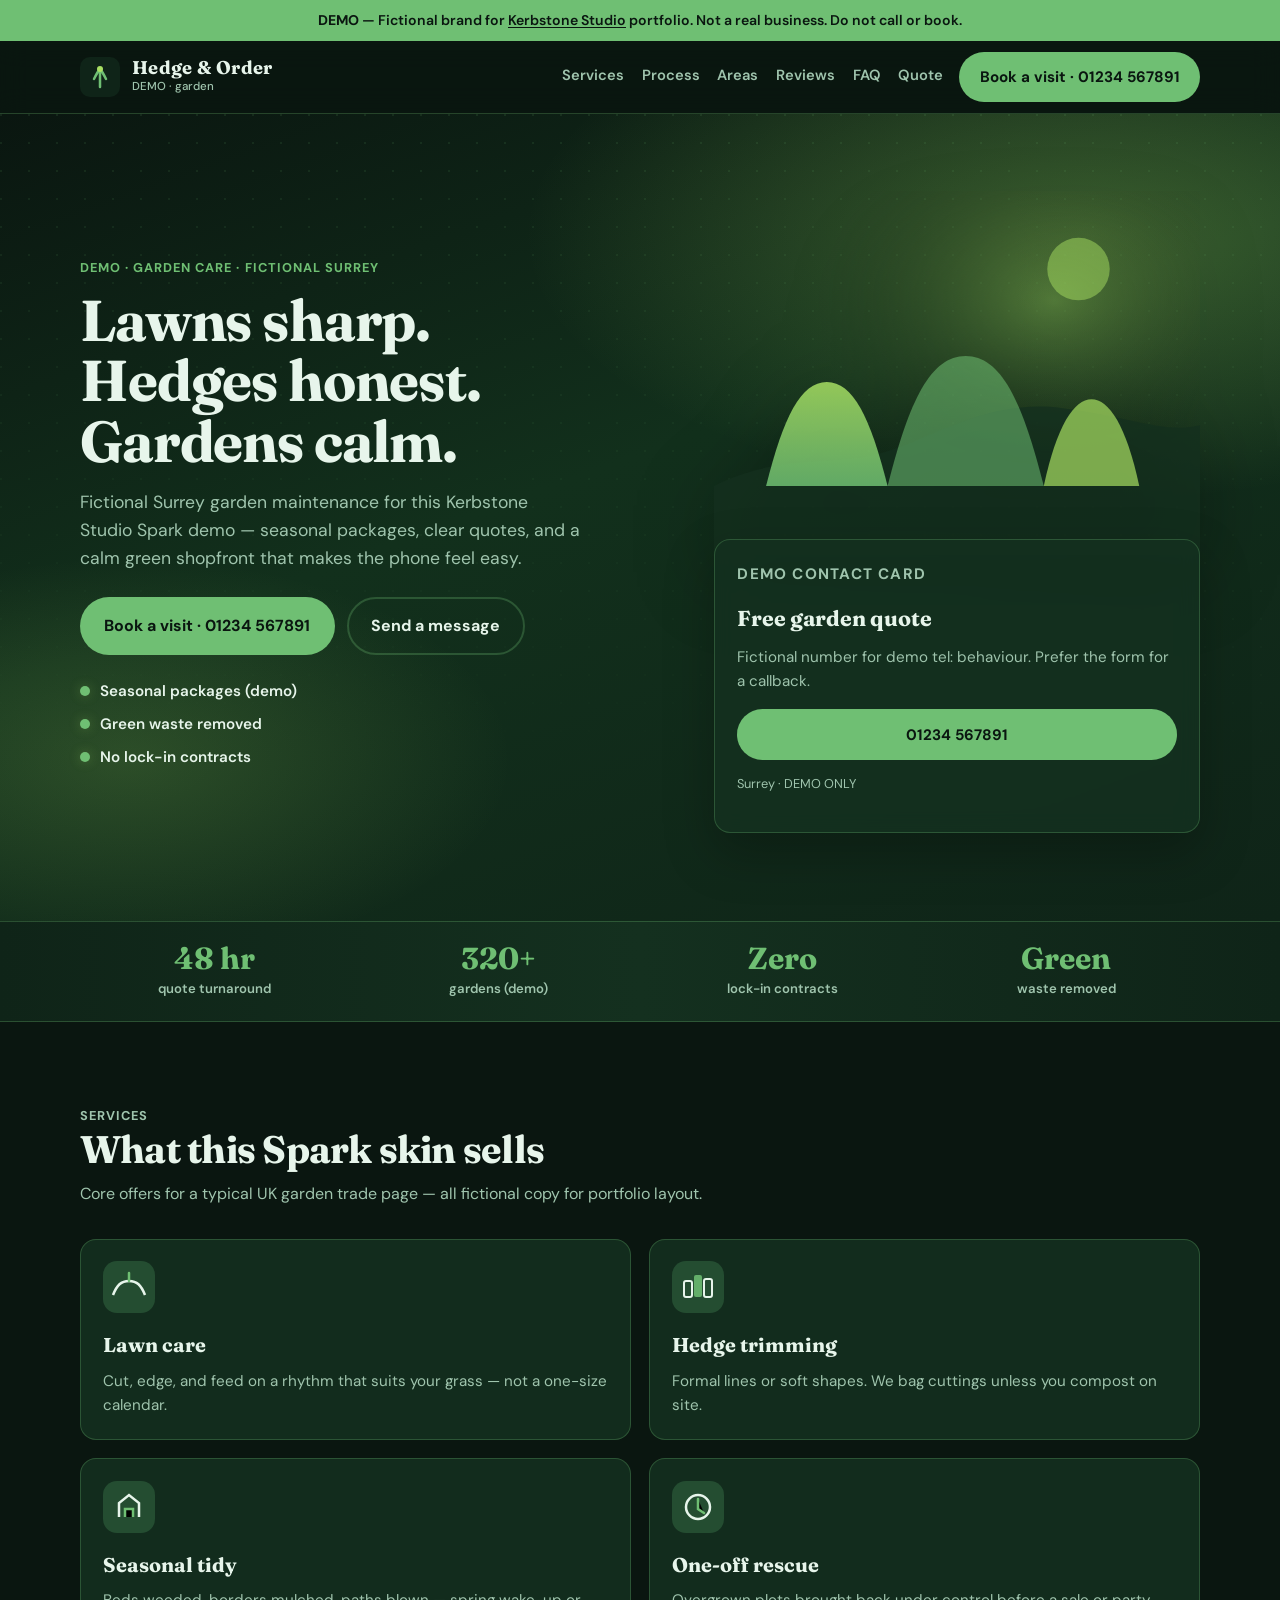
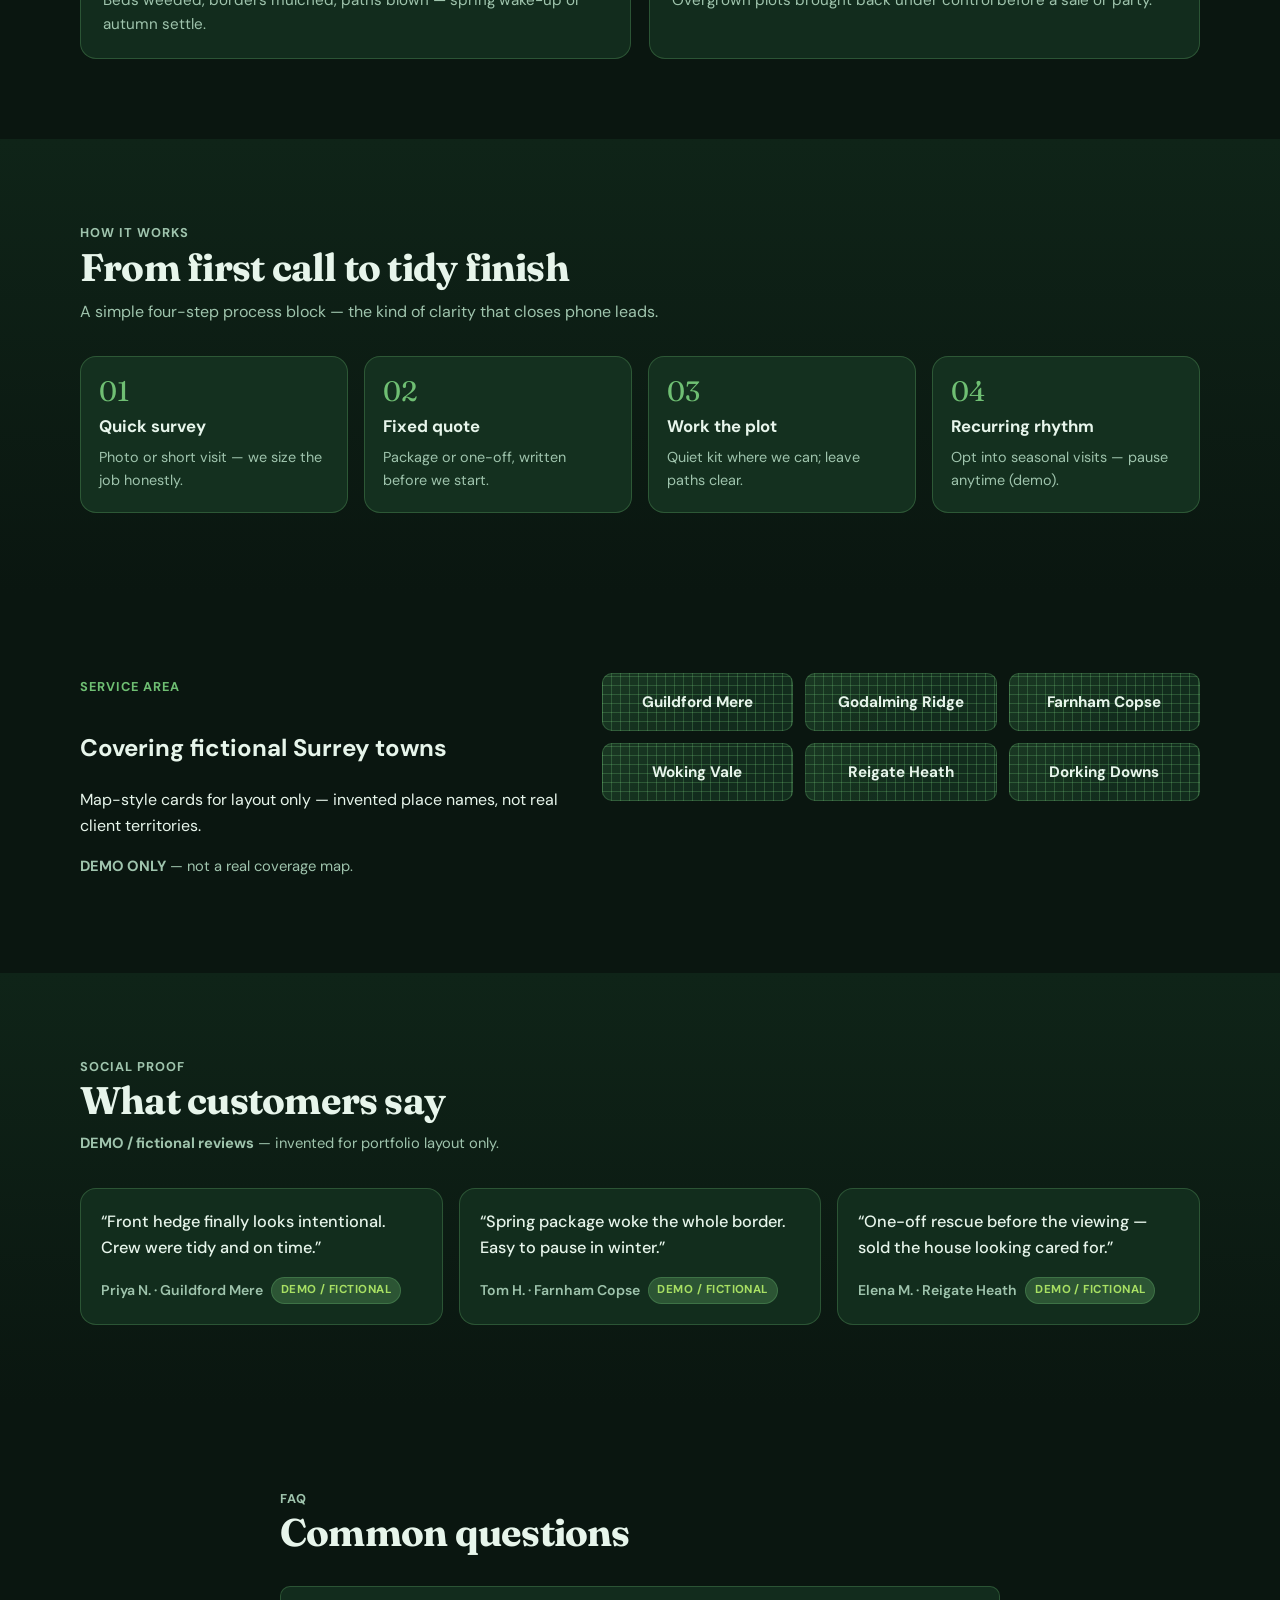
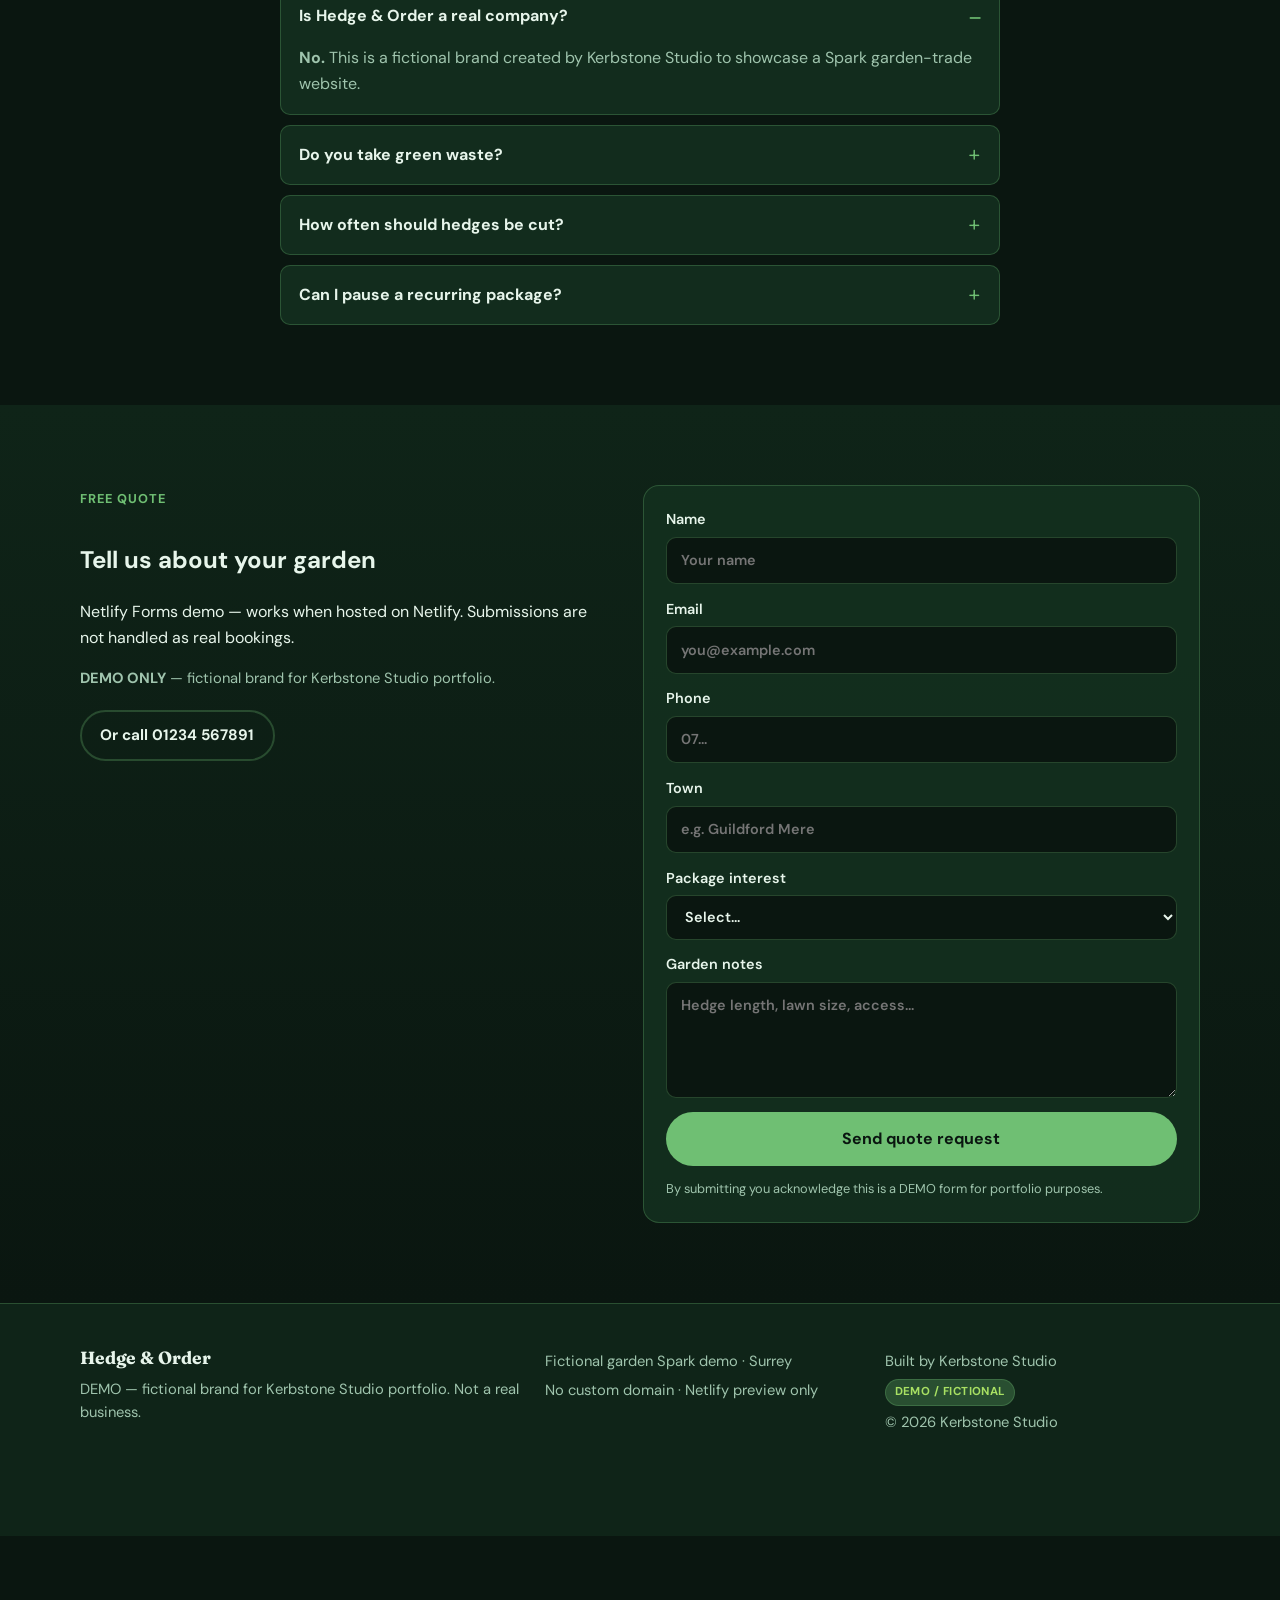
<file: index.html>
<!DOCTYPE html>
<html lang="en-GB">
<head>
  <meta charset="UTF-8" />
  <meta name="viewport" content="width=device-width, initial-scale=1" />
  <meta name="description" content="DEMO — fictional Hedge & Order garden care site for Kerbstone Studio portfolio. Not a real business." />
  <meta name="robots" content="noindex, nofollow" />
  <meta name="theme-color" content="#0a1610" />
  <title>Hedge &amp; Order — DEMO | Kerbstone Studio</title>
  <link rel="preconnect" href="https://fonts.googleapis.com" />
  <link rel="preconnect" href="https://fonts.gstatic.com" crossorigin />
  <link href="https://fonts.googleapis.com/css2?family=Fraunces:opsz,wght@9..144,500;600;700&family=DM+Sans:wght@400;500;600;700&display=swap" rel="stylesheet" />
  <link rel="stylesheet" href="styles.css" />
</head>
<body>
  <a class="skip-link" href="#main">Skip to content</a>
  <div class="demo-banner" role="status"><strong>DEMO</strong> — Fictional brand for <em>Kerbstone Studio</em> portfolio. Not a real business. Do not call or book.</div>
  <header class="site-header">
    <div class="wrap header-inner">
      <a class="logo" href="#top" aria-label="Hedge and Order home">
        <svg class="logo-mark" viewBox="0 0 40 40" width="40" height="40" aria-hidden="true"><rect width="40" height="40" rx="10" fill="#0f2418"/><path d="M20 30V14M14 22c4-8 6-10 6-10s2 2 6 10" stroke="#6fbf73" stroke-width="2.5" fill="none" stroke-linecap="round"/><circle cx="20" cy="12" r="3" fill="#a8e063"/></svg>
        <span><span class="logo-name">Hedge &amp; Order</span><span class="logo-tag">DEMO · garden</span></span>
      </a>
      <button class="nav-toggle" type="button" aria-expanded="false" aria-controls="primary-nav" aria-label="Menu"><span class="nav-toggle-bars" aria-hidden="true"><span></span><span></span><span></span></span></button>
      <nav class="nav" id="primary-nav" aria-label="Primary">
        <a href="#services">Services</a><a href="#process">Process</a><a href="#areas">Areas</a><a href="#reviews">Reviews</a><a href="#faq">FAQ</a><a href="#quote">Quote</a>
      </nav>
      <a class="btn btn-accent header-cta" href="tel:01234567891">Book a visit · 01234 567891</a>
    </div>
  </header>
  <main id="main">
    <section class="hero" id="top">
      <div class="wrap hero-grid">
        <div class="hero-copy reveal">
          <p class="eyebrow">DEMO · Garden care · fictional Surrey</p>
          <h1>Lawns sharp. Hedges honest. Gardens calm.</h1>
          <p class="lede">Fictional Surrey garden maintenance for this Kerbstone Studio Spark demo — seasonal packages, clear quotes, and a calm green shopfront that makes the phone feel easy.</p>
          <div class="hero-actions">
            <a class="btn btn-accent btn-lg" href="tel:01234567891">Book a visit · 01234 567891</a>
            <a class="btn btn-ghost btn-lg" href="#quote">Send a message</a>
          </div>
          <ul class="hero-points"><li>Seasonal packages (demo)</li><li>Green waste removed</li><li>No lock-in contracts</li></ul>
        </div>
        <div class="hero-visual reveal">
          <svg class="hero-scene" viewBox="0 0 560 420" xmlns="http://www.w3.org/2000/svg" aria-hidden="true">
            <defs>
              <linearGradient id="hg" x1="0" y1="1" x2="0" y2="0"><stop stop-color="#6fbf73"/><stop offset="1" stop-color="#a8e063"/></linearGradient>
              <radialGradient id="glow" cx="70%" cy="30%" r="50%"><stop stop-color="#a8e063" stop-opacity=".3"/><stop offset="1" stop-color="transparent"/></radialGradient>
            </defs>
            <rect width="560" height="420" fill="url(#glow)"/>
            <path d="M0 340c80-40 140-20 200-40s120-60 200-50 120 30 160 20v150H0z" fill="#14301f" opacity=".8"/>
            <path d="M60 340c20-80 40-120 70-120s50 40 70 120" fill="url(#hg)" opacity=".85"/>
            <path d="M200 340c25-100 50-150 90-150s65 50 90 150" fill="#6fbf73" opacity=".55"/>
            <path d="M380 340c15-70 35-100 55-100s40 30 55 100" fill="#a8e063" opacity=".7"/>
            <circle cx="420" cy="90" r="36" fill="#a8e063" opacity=".5"/>
          </svg>
          <aside class="hero-card" aria-label="Quick contact card">
            <p class="card-label">DEMO contact card</p>
            <h2>Free garden quote</h2>
            <p>Fictional number for demo tel: behaviour. Prefer the form for a callback.</p>
            <a class="btn btn-accent btn-block" href="tel:01234567891">01234 567891</a>
            <p class="card-note">Surrey · DEMO ONLY</p>
          </aside>
        </div>
      </div>
    </section>
    <section class="metrics" aria-label="Trust metrics">
      <div class="wrap metrics-grid">
        <div class="metric reveal"><strong>48 hr</strong><span>quote turnaround</span></div>
        <div class="metric reveal"><strong>320+</strong><span>gardens (demo)</span></div>
        <div class="metric reveal"><strong>Zero</strong><span>lock-in contracts</span></div>
        <div class="metric reveal"><strong>Green</strong><span>waste removed</span></div>
      </div>
    </section>
    <section class="section" id="services">
      <div class="wrap">
        <header class="section-head reveal"><p class="eyebrow">Services</p><h2>What this Spark skin sells</h2><p>Core offers for a typical UK garden trade page — all fictional copy for portfolio layout.</p></header>
        <div class="card-grid">
          <article class="service-card reveal"><div class="icon" aria-hidden="true"><svg viewBox="0 0 48 48" width="48" height="48"><path d="M8 32c4-10 8-14 16-14s12 4 16 14" fill="none" stroke="currentColor" stroke-width="2.5"/><path d="M24 10v8" stroke="var(--accent)" stroke-width="2.5" stroke-linecap="round"/></svg></div><h3>Lawn care</h3><p>Cut, edge, and feed on a rhythm that suits your grass — not a one-size calendar.</p></article>
          <article class="service-card reveal"><div class="icon" aria-hidden="true"><svg viewBox="0 0 48 48" width="48" height="48"><rect x="10" y="18" width="8" height="16" rx="2" fill="none" stroke="currentColor" stroke-width="2"/><rect x="20" y="12" width="8" height="22" rx="2" fill="var(--accent)" opacity=".85"/><rect x="30" y="16" width="8" height="18" rx="2" fill="none" stroke="currentColor" stroke-width="2"/></svg></div><h3>Hedge trimming</h3><p>Formal lines or soft shapes. We bag cuttings unless you compost on site.</p></article>
          <article class="service-card reveal"><div class="icon" aria-hidden="true"><svg viewBox="0 0 48 48" width="48" height="48"><path d="M14 34V20l10-8 10 8v14" fill="none" stroke="currentColor" stroke-width="2.5"/><path d="M20 34v-8h8v8" stroke="var(--accent)" stroke-width="2.5"/></svg></div><h3>Seasonal tidy</h3><p>Beds weeded, borders mulched, paths blown — spring wake-up or autumn settle.</p></article>
          <article class="service-card reveal"><div class="icon" aria-hidden="true"><svg viewBox="0 0 48 48" width="48" height="48"><circle cx="24" cy="24" r="12" fill="none" stroke="currentColor" stroke-width="2.5"/><path d="M24 16v10l6 4" stroke="var(--accent)" stroke-width="2.5" stroke-linecap="round"/></svg></div><h3>One-off rescue</h3><p>Overgrown plots brought back under control before a sale or party.</p></article>
        </div>
      </div>
    </section>
    <section class="section section-alt" id="process">
      <div class="wrap">
        <header class="section-head reveal"><p class="eyebrow">How it works</p><h2>From first call to tidy finish</h2><p>A simple four-step process block — the kind of clarity that closes phone leads.</p></header>
        <div class="process-grid">
          <article class="process-step reveal"><div class="process-num" aria-hidden="true">01</div><h3>Quick survey</h3><p>Photo or short visit — we size the job honestly.</p></article>
          <article class="process-step reveal"><div class="process-num" aria-hidden="true">02</div><h3>Fixed quote</h3><p>Package or one-off, written before we start.</p></article>
          <article class="process-step reveal"><div class="process-num" aria-hidden="true">03</div><h3>Work the plot</h3><p>Quiet kit where we can; leave paths clear.</p></article>
          <article class="process-step reveal"><div class="process-num" aria-hidden="true">04</div><h3>Recurring rhythm</h3><p>Opt into seasonal visits — pause anytime (demo).</p></article>
        </div>
      </div>
    </section>
    <section class="section" id="areas">
      <div class="wrap areas-grid">
        <div class="reveal"><p class="eyebrow">Service area</p><h2>Covering fictional Surrey towns</h2><p>Map-style cards for layout only — invented place names, not real client territories.</p><p class="demo-note" style="margin-top:1rem"><strong>DEMO ONLY</strong> — not a real coverage map.</p></div>
        <div class="town-grid" role="list">
          <div class="town-card reveal">Guildford Mere</div><div class="town-card reveal">Godalming Ridge</div><div class="town-card reveal">Farnham Copse</div>
          <div class="town-card reveal">Woking Vale</div><div class="town-card reveal">Reigate Heath</div><div class="town-card reveal">Dorking Downs</div>
        </div>
      </div>
    </section>
    <section class="section section-alt" id="reviews">
      <div class="wrap">
        <header class="section-head reveal"><p class="eyebrow">Social proof</p><h2>What customers say</h2><p class="demo-note"><strong>DEMO / fictional reviews</strong> — invented for portfolio layout only.</p></header>
        <div class="review-grid">
          <blockquote class="review reveal"><p>“Front hedge finally looks intentional. Crew were tidy and on time.”</p><footer><cite>Priya N. · Guildford Mere</cite><span class="demo-pill">DEMO / fictional</span></footer></blockquote>
          <blockquote class="review reveal"><p>“Spring package woke the whole border. Easy to pause in winter.”</p><footer><cite>Tom H. · Farnham Copse</cite><span class="demo-pill">DEMO / fictional</span></footer></blockquote>
          <blockquote class="review reveal"><p>“One-off rescue before the viewing — sold the house looking cared for.”</p><footer><cite>Elena M. · Reigate Heath</cite><span class="demo-pill">DEMO / fictional</span></footer></blockquote>
        </div>
      </div>
    </section>
    <section class="section" id="faq">
      <div class="wrap narrow">
        <header class="section-head reveal"><p class="eyebrow">FAQ</p><h2>Common questions</h2></header>
        <div class="faq-list">
          <details class="reveal" open><summary>Is Hedge &amp; Order a real company?</summary><p><strong>No.</strong> This is a fictional brand created by Kerbstone Studio to showcase a Spark garden-trade website.</p></details>
          <details class="reveal"><summary>Do you take green waste?</summary><p>Demo copy: yes — cuttings and leaves are removed on each visit unless you ask to compost on site.</p></details>
          <details class="reveal"><summary>How often should hedges be cut?</summary><p>Demo copy: most formal hedges twice a year; vigorous growth may need a mid-summer trim.</p></details>
          <details class="reveal"><summary>Can I pause a recurring package?</summary><p>Demo copy: pause or skip with 48 hours’ notice. No lock-in contracts in this fictional offer.</p></details>
        </div>
      </div>
    </section>
    <section class="section section-alt" id="quote">
      <div class="wrap contact-grid">
        <div class="reveal">
          <p class="eyebrow">Free quote</p><h2>Tell us about your garden</h2>
          <p>Netlify Forms demo — works when hosted on Netlify. Submissions are not handled as real bookings.</p>
          <p class="demo-note" style="margin-top:1rem"><strong>DEMO ONLY</strong> — fictional brand for Kerbstone Studio portfolio.</p>
          <p style="margin-top:1.25rem"><a class="btn btn-ghost" href="tel:01234567891">Or call 01234 567891</a></p>
        </div>
        <form class="reveal" name="hedge-quote" method="POST" data-netlify="true" netlify-honeypot="bot-field" action="/thanks.html">
          <input type="hidden" name="form-name" value="hedge-quote" />
          <p class="honeypot"><label>Don’t fill this out: <input name="bot-field" tabindex="-1" autocomplete="off" /></label></p>
          <label>Name <input type="text" name="name" required autocomplete="name" placeholder="Your name" /></label>
          <label>Email <input type="email" name="email" required autocomplete="email" placeholder="you@example.com" /></label>
          <label>Phone <input type="tel" name="phone" autocomplete="tel" placeholder="07…" /></label>
          <label>Town <input type="text" name="town" placeholder="e.g. Guildford Mere" /></label>
          <label>Package interest <select name="package"><option value="">Select…</option><option>Spring wake-up</option><option>Summer keep it sharp</option><option>Autumn / winter settle</option><option>One-off tidy</option></select></label>
          <label>Garden notes <textarea name="message" rows="4" required placeholder="Hedge length, lawn size, access…"></textarea></label>
          <button class="btn btn-accent btn-lg btn-block" type="submit">Send quote request</button>
          <p class="form-note">By submitting you acknowledge this is a DEMO form for portfolio purposes.</p>
        </form>
      </div>
    </section>
  </main>
  <footer class="site-footer">
    <div class="wrap footer-inner">
      <div><strong>Hedge &amp; Order</strong><p>DEMO — fictional brand for Kerbstone Studio portfolio. Not a real business.</p></div>
      <div><p>Fictional garden Spark demo · Surrey</p><p>No custom domain · Netlify preview only</p></div>
      <div><p>Built by Kerbstone Studio</p><p><span class="demo-pill">DEMO / fictional</span></p><p>&copy; <span data-year></span> Kerbstone Studio</p></div>
    </div>
  </footer>
  <div class="mobile-call" role="region" aria-label="Quick call">
    <a class="btn btn-accent" href="tel:01234567891">Book a visit</a>
    <a class="btn btn-ghost" href="#quote">Message</a>
  </div>
  <script src="script.js" defer></script>
</body>
</html>
</file>
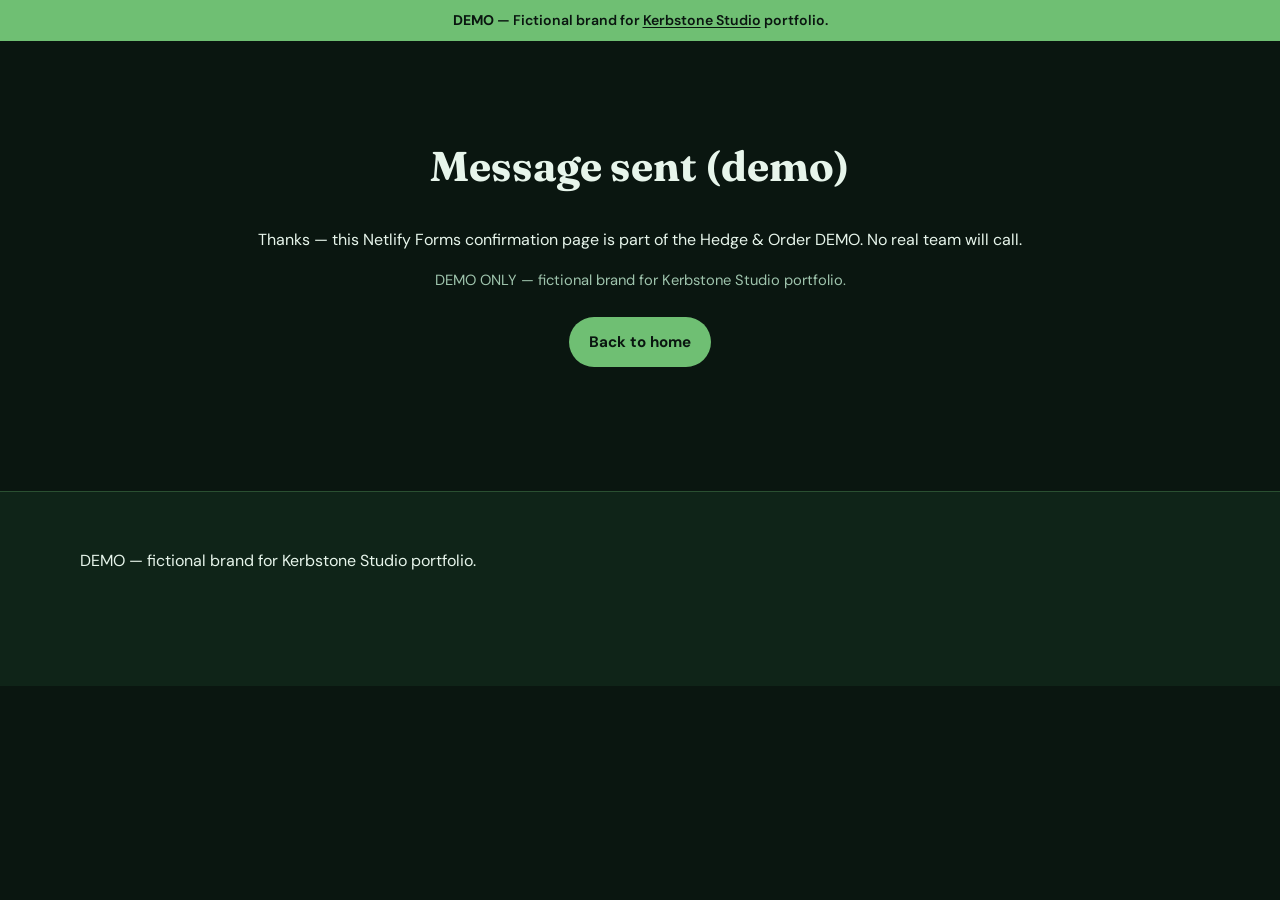
<file: thanks.html>
<!DOCTYPE html>
<html lang="en-GB">
<head>
  <meta charset="UTF-8" />
  <meta name="viewport" content="width=device-width, initial-scale=1" />
  <meta name="robots" content="noindex, nofollow" />
  <title>Thanks — Hedge &amp; Order DEMO</title>
  <link rel="preconnect" href="https://fonts.googleapis.com" />
  <link rel="preconnect" href="https://fonts.gstatic.com" crossorigin />
  <link href="https://fonts.googleapis.com/css2?family=Fraunces:opsz,wght@9..144,500;600;700&family=DM+Sans:wght@400;500;600;700&display=swap" rel="stylesheet" />
  <link rel="stylesheet" href="styles.css" />
</head>
<body>
  <div class="demo-banner" role="status"><strong>DEMO</strong> — Fictional brand for <em>Kerbstone Studio</em> portfolio.</div>
  <main class="thanks wrap">
    <h1>Message sent (demo)</h1>
    <p>Thanks — this Netlify Forms confirmation page is part of the Hedge &amp; Order DEMO. No real team will call.</p>
    <p class="demo-note">DEMO ONLY — fictional brand for Kerbstone Studio portfolio.</p>
    <p style="margin-top:1.5rem"><a class="btn btn-accent" href="/">Back to home</a></p>
  </main>
  <footer class="site-footer"><div class="wrap"><p>DEMO — fictional brand for Kerbstone Studio portfolio.</p></div></footer>
</body>
</html>
</file>
<file: styles.css>
/* Hedge & Order DEMO — Kerbstone Studio Spark · premium rebuild */
:root {
  --bg: #0a1610; --bg2: #0f2418; --surface: #14301f; --surface2: #1a3d28;
  --text: #e7f5eb; --muted: #9fc4ad; --accent: #6fbf73; --accent2: #a8e063;
  --accent-ink: #0a1610; --line: rgba(111,191,115,.28); --card: rgba(20,48,31,.88);
  --glow: rgba(168,224,99,.28); --mesh1: #12301c; --mesh2: #1f4a30;
  --display: 'Fraunces', Georgia, serif; --body: 'DM Sans', system-ui, sans-serif;
  --radius: 16px; --radius-sm: 10px; --wrap: 1120px; --header-h: 72px;
  --ease: cubic-bezier(.22,1,.36,1);
}
*,*::before,*::after { box-sizing: border-box }
html { scroll-behavior: smooth }
@media (prefers-reduced-motion: reduce) {
  html { scroll-behavior: auto }
  *,*::before,*::after { animation-duration: .01ms !important; animation-iteration-count: 1 !important; transition-duration: .01ms !important }
  .reveal { opacity: 1 !important; transform: none !important }
}
body {
  margin: 0; font-family: var(--body); color: var(--text); background: var(--bg);
  line-height: 1.6; -webkit-font-smoothing: antialiased; padding-bottom: 72px;
}
img,svg { max-width: 100%; display: block }
a { color: var(--accent2); text-underline-offset: 3px }
a:hover { color: var(--accent) }
.wrap { width: min(100% - 2rem, var(--wrap)); margin-inline: auto }
.narrow { width: min(100% - 2rem, 720px) }
.skip-link {
  position: absolute; left: -999px; top: 0; background: var(--accent); color: var(--accent-ink);
  padding: .75rem 1rem; z-index: 1000; border-radius: 0 0 var(--radius-sm) 0; font-weight: 700;
}
.skip-link:focus { left: 0 }
.demo-banner {
  background: var(--accent); color: var(--accent-ink); text-align: center; padding: .55rem 1rem;
  font-size: .88rem; font-weight: 600; position: sticky; top: 0; z-index: 60;
  border-bottom: 1px solid var(--line);
}
.demo-banner em { font-style: normal; text-decoration: underline; text-underline-offset: 2px }
.demo-note { color: var(--muted); font-size: .92rem }
.demo-pill {
  display: inline-block; font-size: .72rem; font-weight: 700; letter-spacing: .04em;
  text-transform: uppercase; padding: .2rem .55rem; border-radius: 999px;
  background: var(--line); color: var(--accent2); border: 1px solid var(--line);
}
.site-header {
  position: sticky; top: 0; z-index: 50; backdrop-filter: blur(14px);
  background: color-mix(in srgb, var(--bg) 82%, transparent);
  border-bottom: 1px solid var(--line); transition: box-shadow .3s var(--ease);
}
.site-header.is-scrolled { box-shadow: 0 8px 30px rgba(0,0,0,.25) }
.header-inner { display: flex; align-items: center; gap: 1rem; min-height: var(--header-h) }
.logo { display: flex; align-items: center; gap: .75rem; text-decoration: none; color: var(--text) }
.logo-name { display: block; font-family: var(--display); font-weight: 700; font-size: 1.15rem; letter-spacing: .02em; line-height: 1.1 }
.logo-tag { display: block; font-size: .72rem; color: var(--muted); font-weight: 500 }
.nav { display: flex; gap: 1.1rem; margin-left: auto; align-items: center }
.nav a {
  color: var(--muted); text-decoration: none; font-weight: 600; font-size: .92rem;
  padding: .35rem 0; border-bottom: 2px solid transparent; transition: color .2s, border-color .2s;
}
.nav a:hover, .nav a:focus-visible { color: var(--text); border-bottom-color: var(--accent) }
.nav-toggle {
  display: none; margin-left: auto; background: var(--surface2); border: 1px solid var(--line);
  color: var(--text); width: 44px; height: 44px; border-radius: var(--radius-sm); cursor: pointer;
  align-items: center; justify-content: center;
}
.nav-toggle:focus-visible { outline: 2px solid var(--accent); outline-offset: 2px }
.nav-toggle-bars { display: flex; flex-direction: column; gap: 5px; width: 18px }
.nav-toggle-bars span { display: block; height: 2px; background: var(--text); border-radius: 2px; transition: transform .25s var(--ease), opacity .2s }
.nav-toggle[aria-expanded="true"] .nav-toggle-bars span:nth-child(1) { transform: translateY(7px) rotate(45deg) }
.nav-toggle[aria-expanded="true"] .nav-toggle-bars span:nth-child(2) { opacity: 0 }
.nav-toggle[aria-expanded="true"] .nav-toggle-bars span:nth-child(3) { transform: translateY(-7px) rotate(-45deg) }
.header-cta { flex-shrink: 0 }
.btn {
  display: inline-flex; align-items: center; justify-content: center; gap: .5rem;
  font-family: var(--body); font-weight: 700; font-size: .95rem; text-decoration: none;
  padding: .7rem 1.15rem; border-radius: 999px; border: 2px solid transparent;
  cursor: pointer; transition: transform .2s var(--ease), box-shadow .2s, background .2s, color .2s, border-color .2s;
}
.btn:focus-visible { outline: 2px solid var(--accent2); outline-offset: 3px }
.btn:hover { transform: translateY(-1px) }
.btn-accent { background: var(--accent); color: var(--accent-ink); box-shadow: 0 0 0 0 var(--glow) }
.btn-accent:hover { box-shadow: 0 8px 28px var(--glow) }
.btn-ghost { background: transparent; color: var(--text); border-color: var(--line) }
.btn-ghost:hover { border-color: var(--accent); color: var(--accent) }
.btn-block { width: 100% }
.btn-lg { padding: .9rem 1.4rem; font-size: 1rem }
.hero {
  position: relative; overflow: hidden; padding: clamp(2.5rem, 6vw, 5rem) 0 clamp(3rem, 7vw, 5.5rem);
  background:
    radial-gradient(ellipse 80% 60% at 85% 15%, var(--glow), transparent 55%),
    radial-gradient(ellipse 60% 50% at 10% 80%, color-mix(in srgb, var(--accent2) 18%, transparent), transparent 50%),
    linear-gradient(160deg, var(--bg) 0%, var(--mesh1) 45%, var(--bg2) 100%);
}
.hero::before {
  content: ""; position: absolute; inset: 0; pointer-events: none; opacity: .4;
  background-image: radial-gradient(circle at 1px 1px, var(--line) 1px, transparent 0);
  background-size: 28px 28px; mask-image: linear-gradient(180deg, #000, transparent 85%);
}
.hero-grid { position: relative; display: grid; gap: 2.5rem; align-items: center; grid-template-columns: 1.1fr .9fr }
.eyebrow {
  display: inline-flex; align-items: center; gap: .5rem; font-size: .8rem; font-weight: 700;
  letter-spacing: .08em; text-transform: uppercase; color: var(--accent); margin: 0 0 .75rem;
}
.hero h1 {
  font-family: var(--display); font-weight: 700; font-size: clamp(2.2rem, 5vw, 3.6rem);
  line-height: 1.05; letter-spacing: -0.02em; margin: 0 0 1rem; max-width: 14ch;
}
.lede { font-size: 1.1rem; color: var(--muted); margin: 0 0 1.5rem; max-width: 42ch }
.hero-actions { display: flex; flex-wrap: wrap; gap: .75rem; margin-bottom: 1.5rem }
.hero-points { list-style: none; padding: 0; margin: 0; display: grid; gap: .55rem }
.hero-points li { display: flex; align-items: center; gap: .6rem; font-weight: 600; font-size: .95rem }
.hero-points li::before {
  content: ""; width: 10px; height: 10px; border-radius: 50%; background: var(--accent);
  box-shadow: 0 0 12px var(--glow); flex-shrink: 0;
}
.hero-visual { position: relative }
.hero-scene { width: 100%; height: auto; filter: drop-shadow(0 20px 40px rgba(0,0,0,.35)) }
.hero-card {
  margin-top: -1rem; background: var(--card); border: 1px solid var(--line);
  border-radius: var(--radius); padding: 1.35rem 1.4rem;
  box-shadow: 0 20px 50px rgba(0,0,0,.25); backdrop-filter: blur(10px);
}
.card-label { font-size: .72rem; font-weight: 700; letter-spacing: .08em; text-transform: uppercase; color: var(--accent); margin: 0 0 .4rem }
.hero-card h2 { font-family: var(--display); font-size: 1.35rem; margin: 0 0 .5rem }
.hero-card p { color: var(--muted); margin: 0 0 1rem; font-size: .95rem }
.card-note { margin-top: .85rem !important; font-size: .8rem !important }
.metrics { border-block: 1px solid var(--line); background: linear-gradient(90deg, var(--bg2), var(--surface), var(--bg2)); padding: 1.25rem 0 }
.metrics-grid { display: grid; grid-template-columns: repeat(4, 1fr); gap: 1rem; text-align: center }
.metric strong { display: block; font-family: var(--display); font-size: clamp(1.4rem, 3vw, 1.9rem); color: var(--accent); line-height: 1.1 }
.metric span { font-size: .82rem; color: var(--muted); font-weight: 600 }
.section { padding: clamp(3rem, 7vw, 5rem) 0 }
.section-alt { background: linear-gradient(180deg, var(--bg2), var(--bg)) }
.section-head { margin-bottom: 2rem; max-width: 40rem }
.section-head h2 { font-family: var(--display); font-size: clamp(1.75rem, 3.5vw, 2.4rem); margin: 0 0 .6rem; letter-spacing: -0.02em; line-height: 1.15 }
.section-head p { color: var(--muted); margin: 0 }
.card-grid { display: grid; grid-template-columns: repeat(2, 1fr); gap: 1.15rem }
.service-card {
  background: var(--card); border: 1px solid var(--line); border-radius: var(--radius);
  padding: 1.35rem; transition: transform .25s var(--ease), border-color .25s, box-shadow .25s;
}
.service-card:hover { transform: translateY(-4px); border-color: var(--accent); box-shadow: 0 16px 40px rgba(0,0,0,.2) }
.service-card .icon {
  width: 52px; height: 52px; border-radius: 14px; display: grid; place-items: center;
  background: color-mix(in srgb, var(--accent) 12%, var(--surface2)); color: var(--text); margin-bottom: 1rem;
}
.service-card h3 { font-family: var(--display); font-size: 1.25rem; margin: 0 0 .45rem }
.service-card p { margin: 0; color: var(--muted); font-size: .95rem }
.process-grid { display: grid; grid-template-columns: repeat(4, 1fr); gap: 1rem }
.process-step { position: relative; background: var(--surface); border: 1px solid var(--line); border-radius: var(--radius); padding: 1.25rem 1.1rem }
.process-num { font-family: var(--display); font-size: 1.75rem; color: var(--accent); line-height: 1; margin-bottom: .5rem }
.process-step h3 { font-size: 1.05rem; margin: 0 0 .35rem }
.process-step p { margin: 0; color: var(--muted); font-size: .9rem }
.areas-grid { display: grid; grid-template-columns: .9fr 1.1fr; gap: 2rem; align-items: start }
.town-grid { display: grid; grid-template-columns: repeat(3, 1fr); gap: .75rem }
.town-card {
  background: var(--card); border: 1px solid var(--line); border-radius: var(--radius-sm);
  padding: 1rem; text-align: center; font-weight: 700; font-size: .95rem;
  background-image:
    linear-gradient(135deg, color-mix(in srgb, var(--accent) 8%, transparent), transparent 60%),
    repeating-linear-gradient(0deg, transparent, transparent 8px, var(--line) 8px, var(--line) 9px),
    repeating-linear-gradient(90deg, transparent, transparent 8px, var(--line) 8px, var(--line) 9px);
  transition: border-color .2s, transform .2s var(--ease);
}
.town-card:hover { border-color: var(--accent); transform: scale(1.02) }
.review-grid { display: grid; grid-template-columns: repeat(3, 1fr); gap: 1rem }
.review { margin: 0; background: var(--card); border: 1px solid var(--line); border-radius: var(--radius); padding: 1.25rem; display: flex; flex-direction: column; gap: 1rem }
.review p { margin: 0; font-size: 1.02rem; font-weight: 500 }
.review footer { display: flex; flex-wrap: wrap; align-items: center; gap: .5rem; margin-top: auto }
.review cite { font-style: normal; color: var(--muted); font-size: .88rem; font-weight: 600 }
.faq-list { display: grid; gap: .65rem }
.faq-list details { background: var(--card); border: 1px solid var(--line); border-radius: var(--radius-sm); padding: 0; overflow: hidden }
.faq-list summary { cursor: pointer; list-style: none; font-weight: 700; padding: 1rem 1.15rem; display: flex; justify-content: space-between; align-items: center; gap: 1rem }
.faq-list summary::-webkit-details-marker { display: none }
.faq-list summary::after { content: "+"; font-family: var(--display); font-size: 1.4rem; color: var(--accent); line-height: 1 }
.faq-list details[open] summary::after { content: "–" }
.faq-list details p { margin: 0; padding: 0 1.15rem 1.1rem; color: var(--muted) }
.faq-list summary:focus-visible { outline: 2px solid var(--accent); outline-offset: -2px }
.contact-grid { display: grid; grid-template-columns: 1fr 1.05fr; gap: 2rem; align-items: start }
form { display: grid; gap: .85rem; background: var(--card); border: 1px solid var(--line); border-radius: var(--radius); padding: 1.4rem }
label { display: grid; gap: .35rem; font-weight: 600; font-size: .9rem }
input, select, textarea {
  font: inherit; color: var(--text); background: var(--bg); border: 1px solid var(--line);
  border-radius: var(--radius-sm); padding: .7rem .85rem; width: 100%;
}
input:focus-visible, select:focus-visible, textarea:focus-visible { outline: 2px solid var(--accent); outline-offset: 1px; border-color: var(--accent) }
.honeypot { position: absolute; left: -10000px; height: 0; overflow: hidden }
.form-note { margin: 0; font-size: .8rem; color: var(--muted) }
.site-footer { border-top: 1px solid var(--line); padding: 2.5rem 0 6rem; background: var(--bg2) }
.footer-inner { display: grid; grid-template-columns: 1.4fr 1fr 1fr; gap: 1.5rem; color: var(--muted); font-size: .92rem }
.footer-inner strong { color: var(--text); font-family: var(--display); font-size: 1.1rem }
.footer-inner p { margin: .35rem 0 }
.mobile-call {
  position: fixed; bottom: 0; left: 0; right: 0; z-index: 70; display: none;
  padding: .65rem .85rem calc(.65rem + env(safe-area-inset-bottom));
  background: color-mix(in srgb, var(--bg) 90%, transparent); backdrop-filter: blur(12px);
  border-top: 1px solid var(--line); gap: .65rem;
}
.mobile-call .btn { flex: 1 }
.reveal { opacity: 0; transform: translateY(18px); transition: opacity .7s var(--ease), transform .7s var(--ease) }
.reveal.is-in { opacity: 1; transform: none }
.thanks { padding: 4rem 0; text-align: center; min-height: 50vh }
.thanks h1 { font-family: var(--display); font-size: clamp(1.8rem, 4vw, 2.6rem) }
@media (max-width: 900px) {
  .hero-grid, .areas-grid, .contact-grid { grid-template-columns: 1fr }
  .process-grid { grid-template-columns: 1fr 1fr }
  .review-grid { grid-template-columns: 1fr }
  .metrics-grid { grid-template-columns: 1fr 1fr }
  .town-grid { grid-template-columns: 1fr 1fr }
  .footer-inner { grid-template-columns: 1fr }
  .header-cta { display: none }
  .nav-toggle { display: inline-flex }
  .nav {
    position: fixed; inset: calc(var(--header-h) + 2.2rem) .75rem auto; display: none;
    flex-direction: column; align-items: stretch; gap: 0; margin: 0;
    background: var(--surface); border: 1px solid var(--line); border-radius: var(--radius);
    padding: .5rem; box-shadow: 0 20px 50px rgba(0,0,0,.35); z-index: 55;
  }
  .nav.is-open { display: flex }
  .nav a { padding: .85rem 1rem; border-bottom: 0; border-radius: var(--radius-sm) }
  .nav a:hover { background: var(--surface2) }
  .mobile-call { display: flex }
}
@media (max-width: 560px) {
  .card-grid, .process-grid { grid-template-columns: 1fr }
  .hero h1 { max-width: none }
}
</file>
